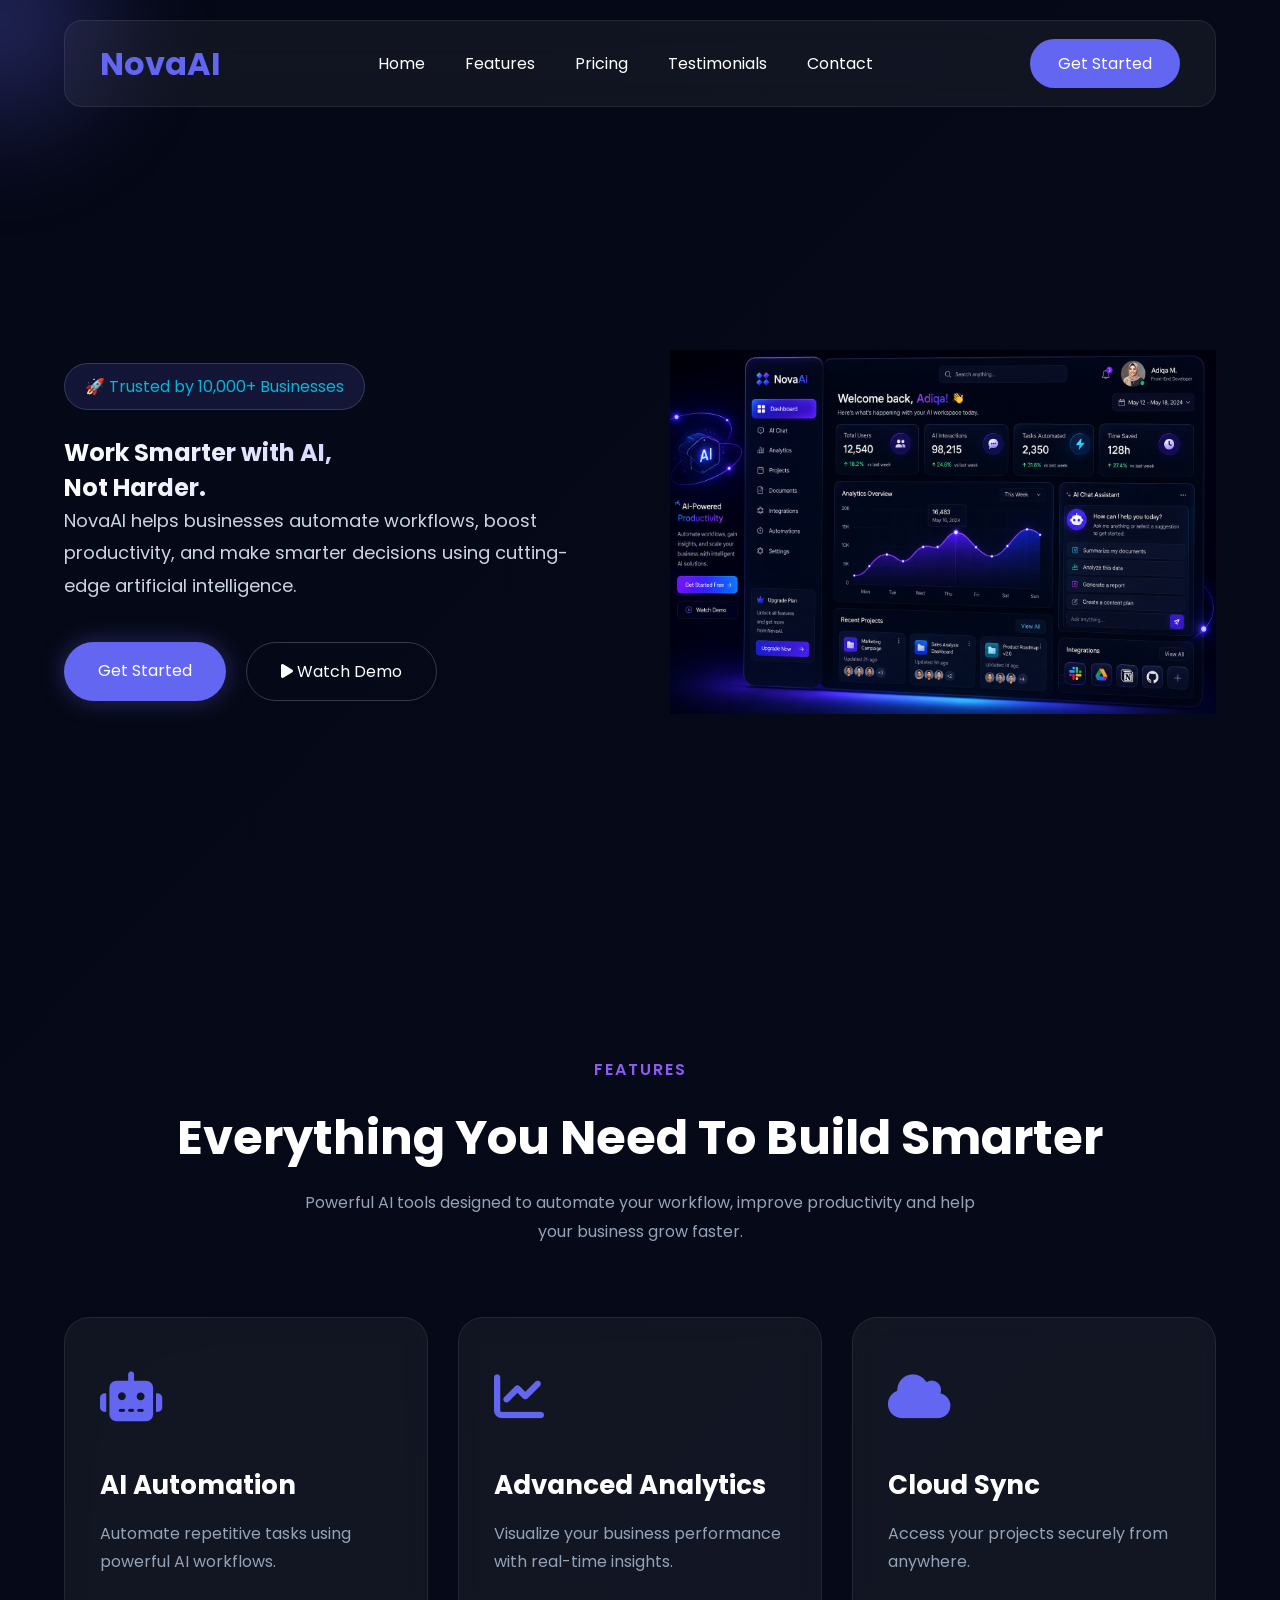
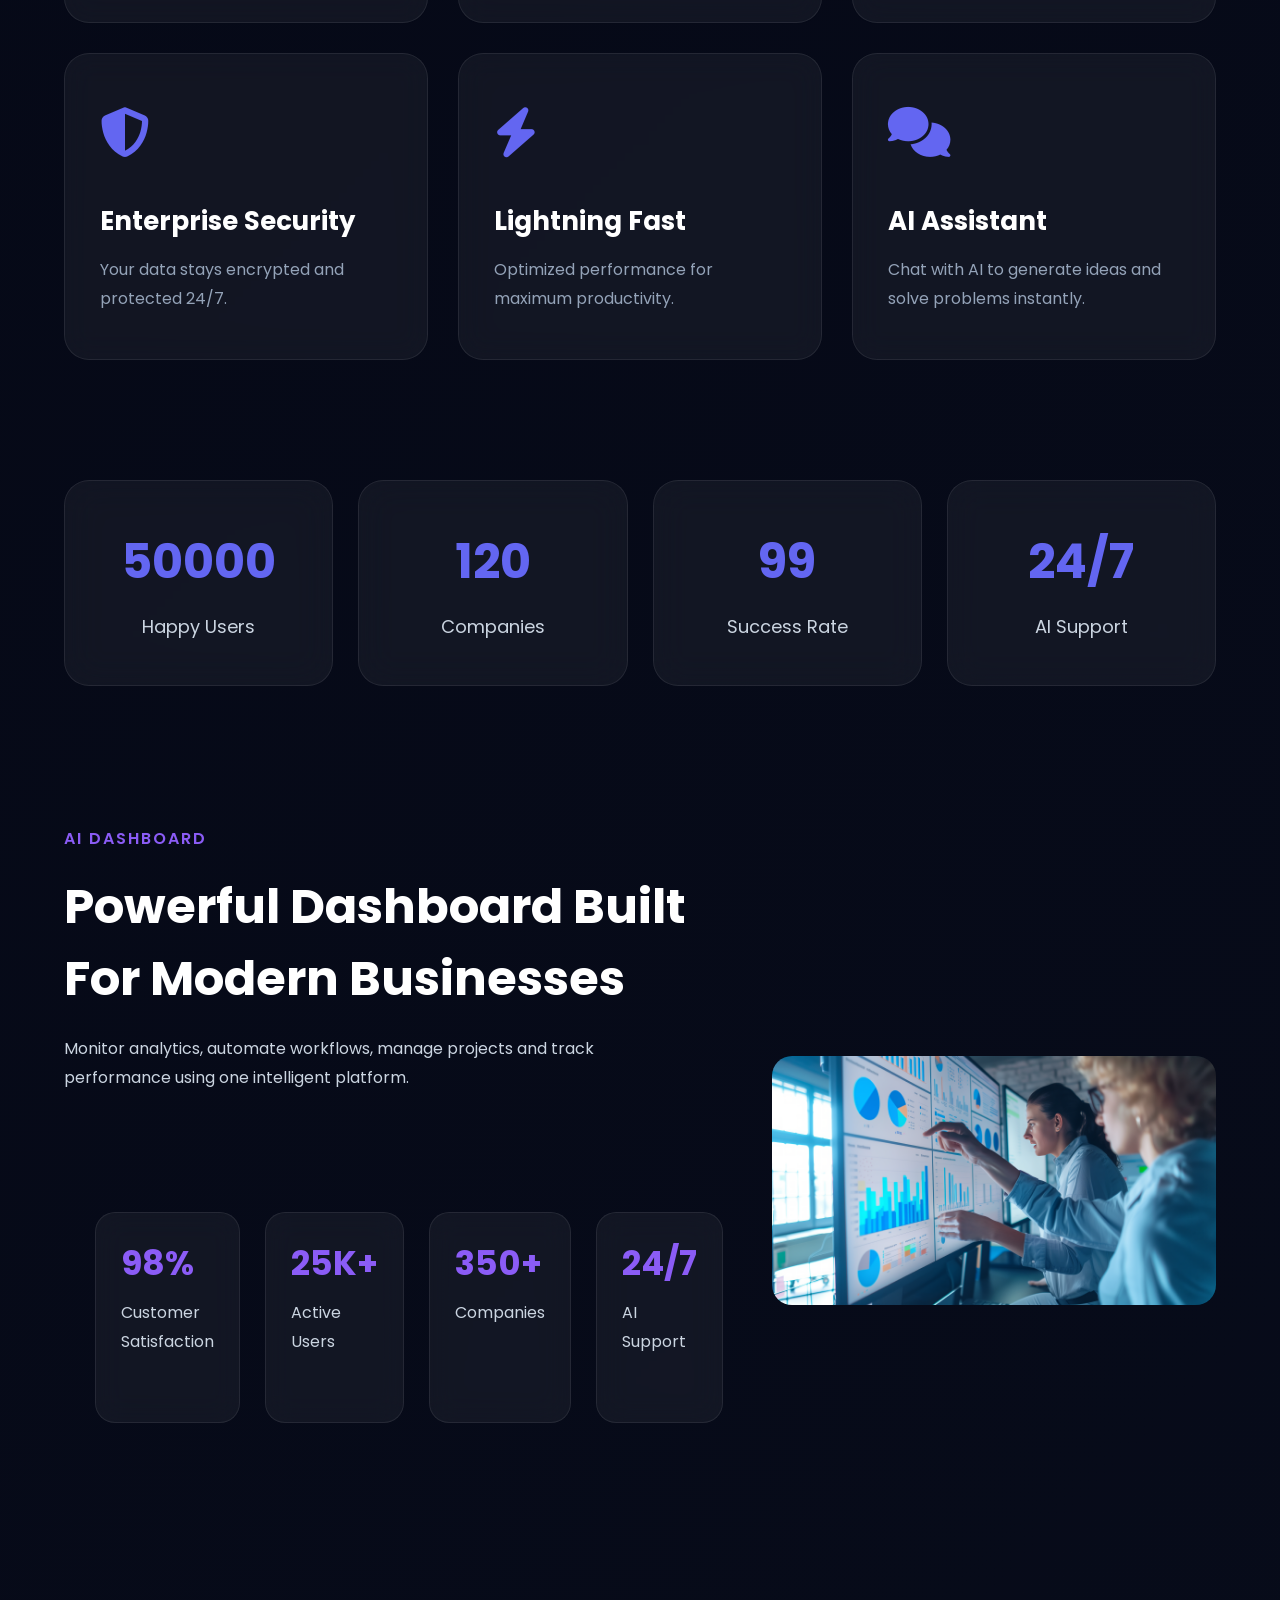
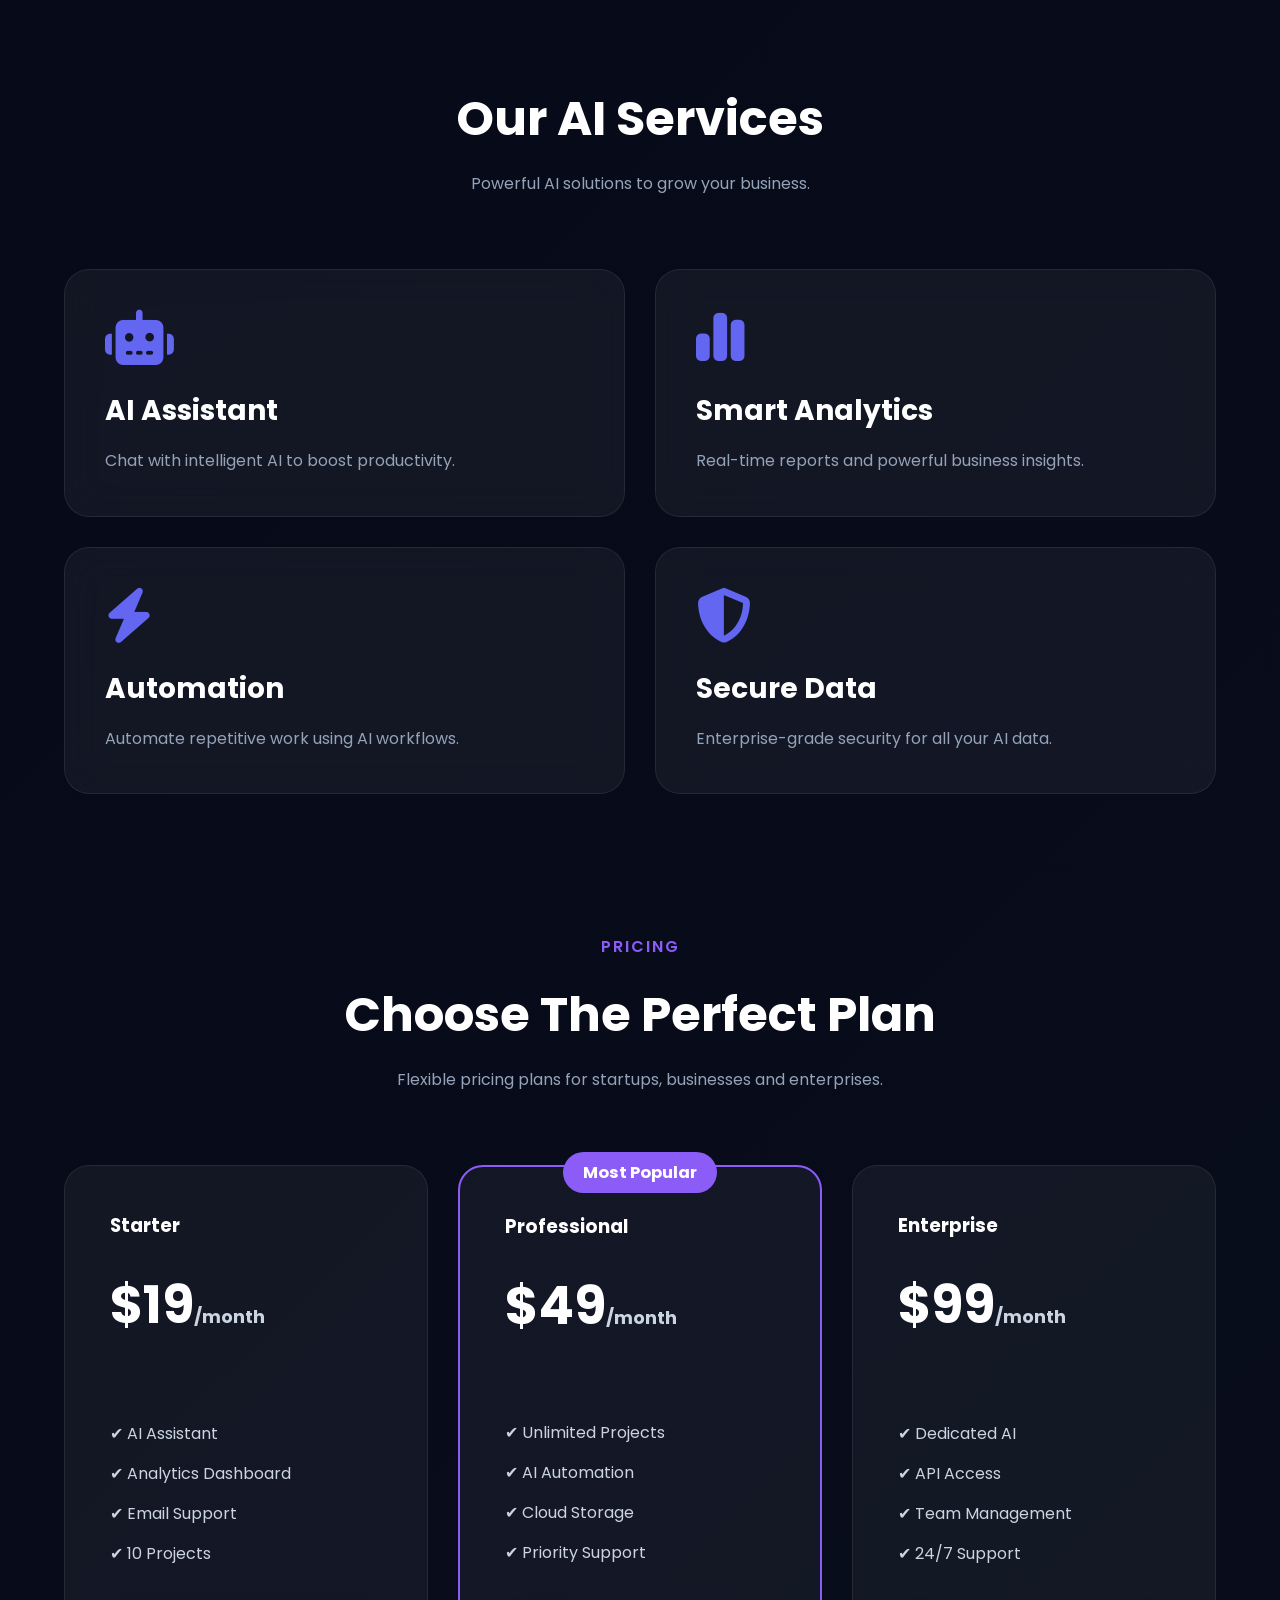
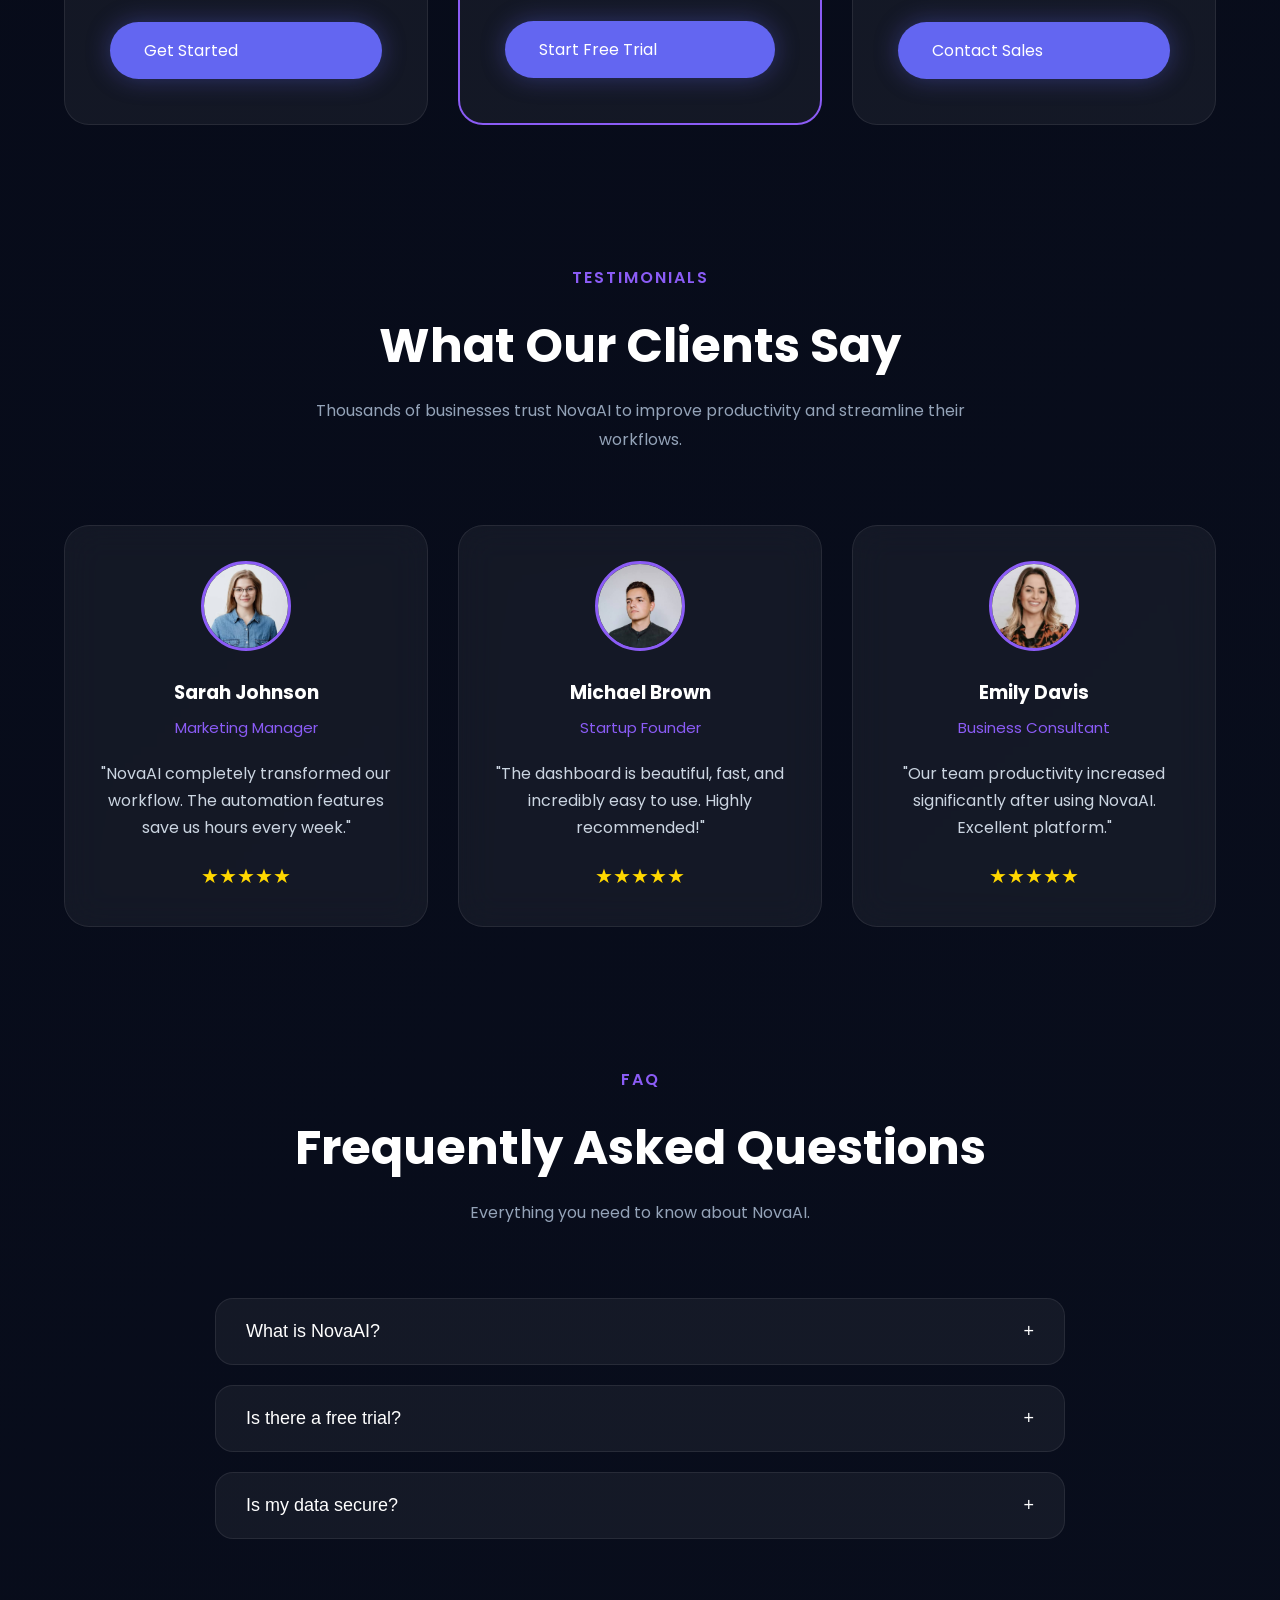
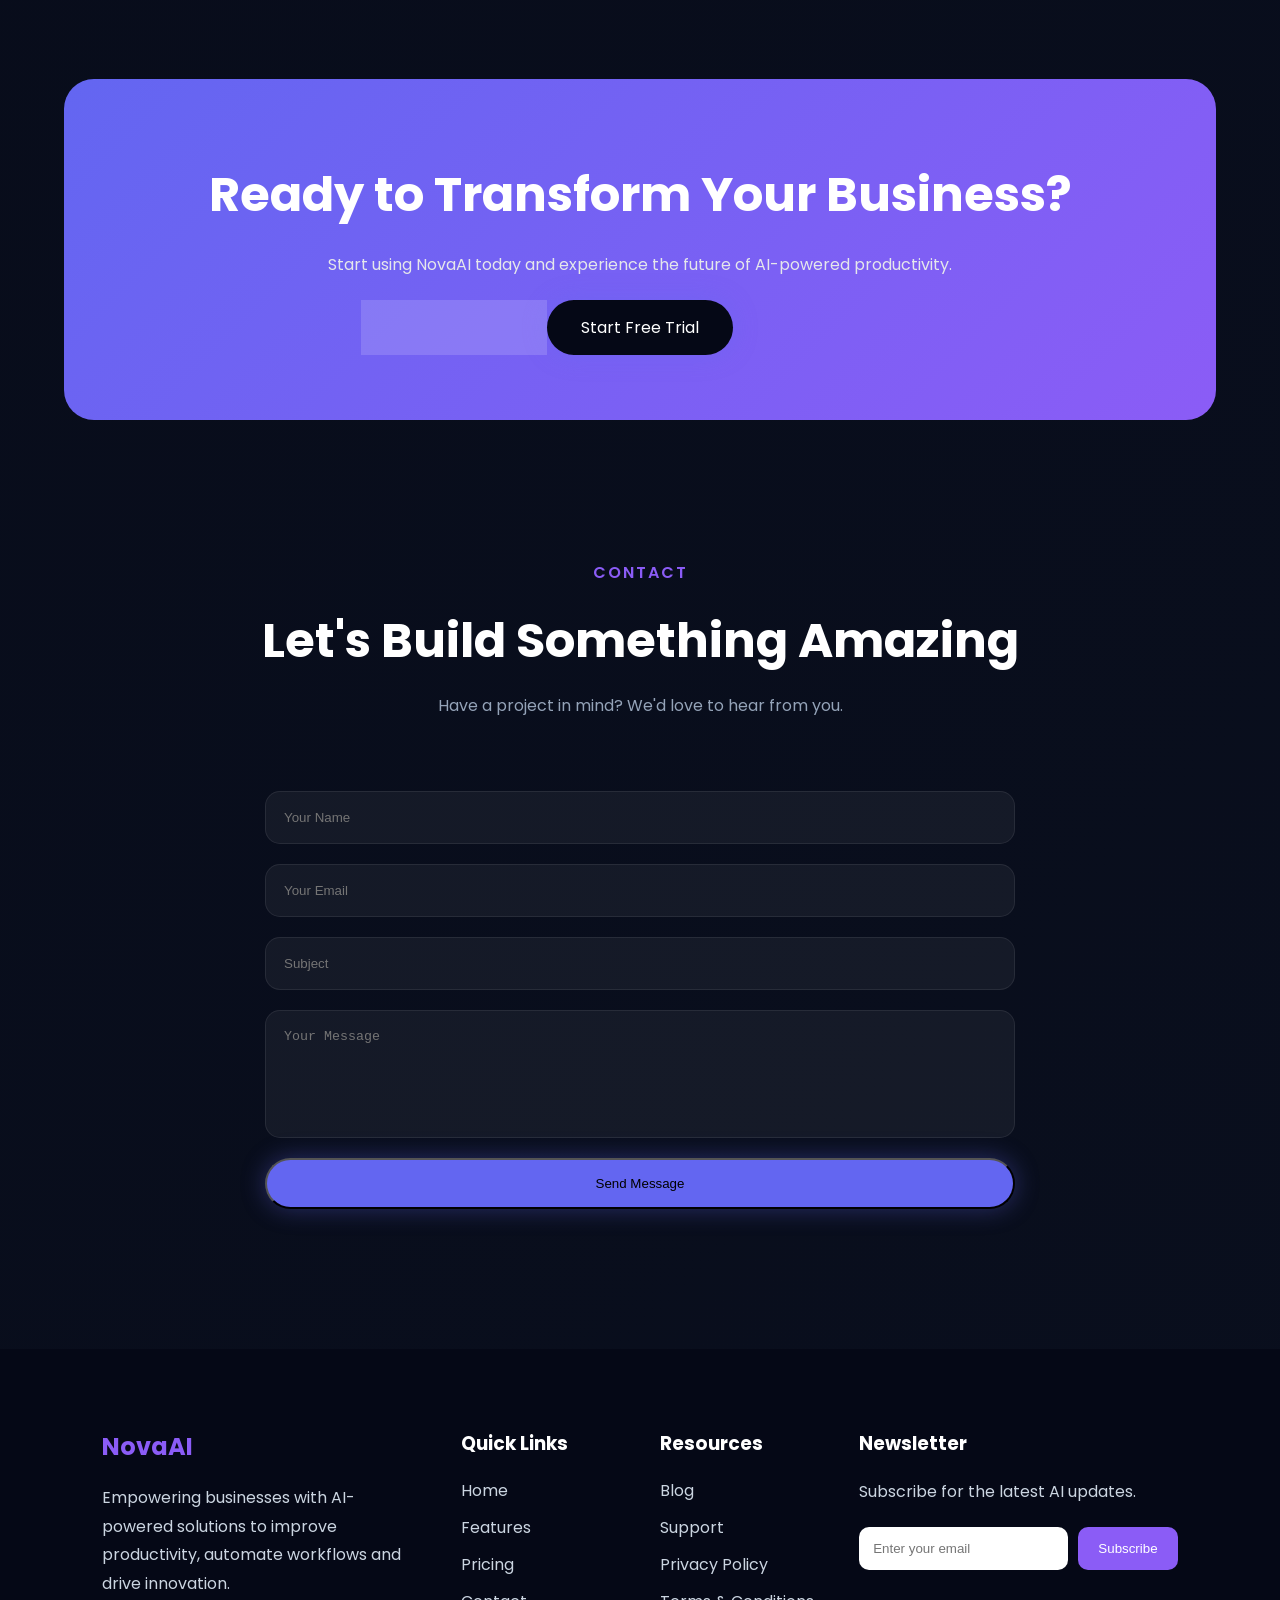
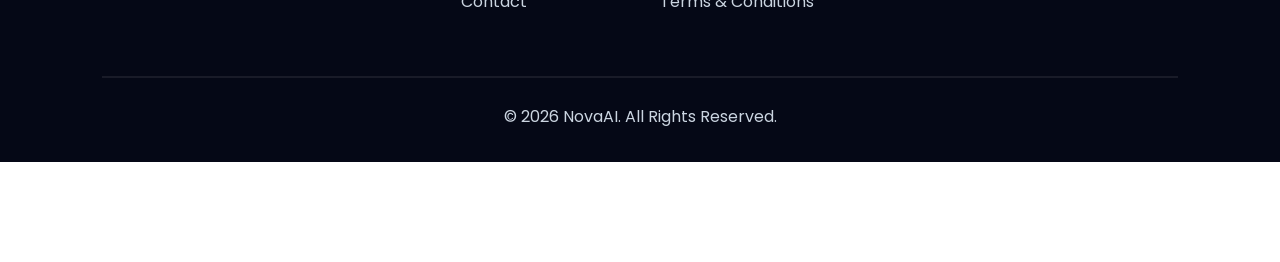
<file: index.html>
<!DOCTYPE html>
<html lang="en">
<head>
    <meta charset="UTF-8">
    <meta name="viewport" content="width=device-width, initial-scale=1.0">

    <title>NovaAI | AI SaaS Landing Page</title>
    <link
        rel="stylesheet"
        href="https://cdnjs.cloudflare.com/ajax/libs/font-awesome/6.7.2/css/all.min.css">
    <link rel="stylesheet" href="style.css">
    <link href="https://unpkg.com/aos@2.3.4/dist/aos.css" rel="stylesheet">
    <link rel="preconnect" href="https://fonts.googleapis.com">
    <link rel="preconnect" href="https://fonts.gstatic.com" crossorigin>

    <link href="https://fonts.googleapis.com/css2?family=Poppins:wght@300;400;500;600;700;800&display=swap" rel="stylesheet">

</head>
<body>
    <div id="loader">

    <div class="loader-content">

        <div class="loader-logo">NovaAI</div>

        <div class="loader-spinner"></div>

        <p>Loading...</p>

    </div>

</div>
    <div id="progress-bar"></div>
    <div class="glow"></div>

<header>
       <nav class="navbar">

    <div class="logo">
        <h2>NovaAI</h2>
    </div>

    <ul class="nav-links">

        <li><a href="#home">Home</a></li>

        <li><a href="#features">Features</a></li>

        <li><a href="#pricing">Pricing</a></li>

        <li><a href="#testimonials">Testimonials</a></li>

        <li><a href="#contact">Contact</a></li>

    </ul>

    <a href="login.html" class="btn">Get Started</a>

</nav>
</header>
<!--=========================
        HERO SECTION
==========================-->
<section class="hero" id="home" data-aos="fade-up">

    <div class="hero-content">

        <span class="badge">
            🚀 Trusted by 10,000+ Businesses
        </span>

        <h1>
            Work Smarter with AI,<br>
            Not Harder.
        </h1>

        <p>
            NovaAI helps businesses automate workflows, boost productivity,
            and make smarter decisions using cutting-edge artificial intelligence.
        </p>

        <div class="hero-buttons">

            <a href="login.html" class="primary-btn">
                Get Started
            </a>

            <a href="#" class="secondary-btn" id="openVideo">
             <i class="fa-solid fa-play"></i>
             Watch Demo
            </a>

        </div>

    </div>

    <div class="hero-image">

        <img src="assets/images/hero.png" alt="AI Dashboard">

    </div>
    

</section>
<!-- Video Popup -->

<div class="video-popup" id="videoPopup">

    <div class="video-box">

        <span class="close-video">&times;</span>

        <video id="demoVideo" controls>

            <source src="assets/videos/demo.mp4" type="video/mp4">

        </video>

    </div>

</div>


<!--=========================
        FEATURES
==========================-->
<section class="features" id="features">

    <div class="section-title">

        <span>FEATURES</span>

        <h2>Everything You Need To Build Smarter</h2>

        <p>
            Powerful AI tools designed to automate your workflow,
            improve productivity and help your business grow faster.
        </p>

    </div>

    <div class="feature-grid">

        <div class="feature-card">

            <div class="feature-icon">
              <i class="fa-solid fa-robot"></i>  
            </div>

            <h3>AI Automation</h3>

            <p>
                Automate repetitive tasks using powerful AI workflows.
            </p>

        </div>

        <div class="feature-card">

            <div class="feature-icon">
              <i class="fa-solid fa-chart-line"></i>  
            </div>

            <h3>Advanced Analytics</h3>

            <p>
                Visualize your business performance with real-time insights.
            </p>

        </div>

        <div class="feature-card">

            <div class="feature-icon">
                <i class="fa-solid fa-cloud"></i>
            </div>

            <h3>Cloud Sync</h3>

            <p>
                Access your projects securely from anywhere.
            </p>

        </div>

        <div class="feature-card">

            <div class="feature-icon">
               <i class="fa-solid fa-shield-halved"></i> 
            </div>

            <h3>Enterprise Security</h3>

            <p>
                Your data stays encrypted and protected 24/7.
            </p>

        </div>

        <div class="feature-card">

            <div class="feature-icon">
                <i class="fa-solid fa-bolt"></i>
            </div>

            <h3>Lightning Fast</h3>

            <p>
                Optimized performance for maximum productivity.
            </p>

        </div>

        <div class="feature-card">

            <div class="feature-icon">
                <i class="fa-solid fa-comments"></i>
            </div>

            <h3>AI Assistant</h3>

            <p>
                Chat with AI to generate ideas and solve problems instantly.
            </p>

        </div>

    </div>

</section>
<!--=========================
      DASHBOARD SHOWCASE
==========================-->
<section class="stats">

    <div class="stat-card">

        <h2 class="counter" data-target="50000">50000</h2>
        <p>Happy Users</p>

    </div>

    <div class="stat-card">

        <h2 class="counter" data-target="120">120</h2>
        <p>Companies</p>

    </div>

    <div class="stat-card">

        <h2 class="counter" data-target="99">99%</h2>
        <p>Success Rate</p>

    </div>

    <div class="stat-card">

        <h2>24/7</h2>
        <p>AI Support</p>

    </div>

</section>

<section class="dashboard" data-aos="fade-right">

    <div class="dashboard-content">

        <span>AI DASHBOARD</span>

        <h2>Powerful Dashboard Built For Modern Businesses</h2>

        <p>
            Monitor analytics, automate workflows, manage projects and
            track performance using one intelligent platform.
        </p>

        <div class="stats">

            <div class="stat">
                <h3>98%</h3>
                <p>Customer Satisfaction</p>
            </div>

            <div class="stat">
                <h3>25K+</h3>
                <p>Active Users</p>
            </div>

            <div class="stat">
                <h3>350+</h3>
                <p>Companies</p>
            </div>

            <div class="stat">
                <h3>24/7</h3>
                <p>AI Support</p>
            </div>

        </div>

    </div>

    <div class="dashboard-image">

        <img src="assets/images/dashboard.png" alt="AI Dashboard">

    </div>

</section>
<section class="services" id="services">

    <div class="section-title">

        <h2>Our AI Services</h2>

        <p>Powerful AI solutions to grow your business.</p>

    </div>

    <div class="services-container">

        <div class="service-card" data-aos="fade-up">

            <i class="fa-solid fa-robot"></i>

            <h3>AI Assistant</h3>

            <p>Chat with intelligent AI to boost productivity.</p>

        </div>

        <div class="service-card" data-aos="fade-up" data-aos-delay="150">

            <i class="fa-solid fa-chart-simple"></i>

            <h3>Smart Analytics</h3>

            <p>Real-time reports and powerful business insights.</p>

        </div>

        <div class="service-card" data-aos="fade-up" data-aos-delay="300">

            <i class="fa-solid fa-bolt"></i>

            <h3>Automation</h3>

            <p>Automate repetitive work using AI workflows.</p>

        </div>

        <div class="service-card" data-aos="fade-up" data-aos-delay="450">

            <i class="fa-solid fa-shield-halved"></i>

            <h3>Secure Data</h3>

            <p>Enterprise-grade security for all your AI data.</p>

        </div>

    </div>

</section>
<!--=========================
        PRICING
==========================-->

<section class="pricing" id="pricing" data-aos="zoom-in">

    <div class="section-title">

        <span>PRICING</span>

        <h2>Choose The Perfect Plan</h2>

        <p>
            Flexible pricing plans for startups, businesses and enterprises.
        </p>

    </div>

    <div class="pricing-grid">

        <!-- Basic -->

        <div class="price-card">

            <h3>Starter</h3>

            <h2>$19<span>/month</span></h2>

            <ul>

                <li>✔ AI Assistant</li>
                <li>✔ Analytics Dashboard</li>
                <li>✔ Email Support</li>
                <li>✔ 10 Projects</li>

            </ul>

            <a href="login.html" class="primary-btn">Get Started</a>

        </div>

        <!-- Popular -->

<div class="price-card popular">
            <div class="badge-price">
                <h3>Most Popular</h3>
                </div>

            <h3>Professional</h3>

            <h2>$49<span>/month</span></h2>

            <ul>

                <li>✔ Unlimited Projects</li>
                <li>✔ AI Automation</li>
                <li>✔ Cloud Storage</li>
                <li>✔ Priority Support</li>

            </ul>

            <a href="login.html" class="primary-btn">Start Free Trial</a>

        </div>

        <!-- Enterprise -->

        <div class="price-card">

            <h3>Enterprise</h3>

            <h2>$99<span>/month</span></h2>

            <ul>

                <li>✔ Dedicated AI</li>
                <li>✔ API Access</li>
                <li>✔ Team Management</li>
                <li>✔ 24/7 Support</li>

            </ul>

            <a href="login.html" class="primary-btn">Contact Sales</a>

        </div>

    </div>

</section>
<!--=========================
      TESTIMONIALS
==========================-->

<section class="testimonials" id="testimonials" data-aos="fade-up">

    <div class="section-title">

        <span>TESTIMONIALS</span>

        <h2>What Our Clients Say</h2>

        <p>
            Thousands of businesses trust NovaAI to improve productivity
            and streamline their workflows.
        </p>

    </div>

    <div class="testimonial-grid">

        <div class="testimonial-card">

            <img src="assets/images/user1.jpg" alt="Client">

            <h3>Sarah Johnson</h3>

            <span>Marketing Manager</span>

            <p>
                "NovaAI completely transformed our workflow. The automation
                features save us hours every week."
            </p>

            <div class="stars">★★★★★</div>

        </div>

        <div class="testimonial-card">

            <img src="assets/images/user2.jpg" alt="Client">

            <h3>Michael Brown</h3>

            <span>Startup Founder</span>

            <p>
                "The dashboard is beautiful, fast, and incredibly easy to use.
                Highly recommended!"
            </p>

            <div class="stars">★★★★★</div>

        </div>

        <div class="testimonial-card">

            <img src="assets/images/user3.jpg" alt="Client">

            <h3>Emily Davis</h3>

            <span>Business Consultant</span>

            <p>
                "Our team productivity increased significantly after using
                NovaAI. Excellent platform."
            </p>

            <div class="stars">★★★★★</div>

        </div>

    </div>

</section>
<!--=========================
            FAQ
==========================-->

<section class="faq" id="faq" data-aos="fade-left">

    <div class="section-title">

        <span>FAQ</span>

        <h2>Frequently Asked Questions</h2>

        <p>
            Everything you need to know about NovaAI.
        </p>

    </div>

    <div class="faq-container">

        <div class="faq-item">

            <button class="faq-question">

                What is NovaAI?

                <span>+</span>

            </button>

            <div class="faq-answer">

                <p>
                    NovaAI is an AI-powered productivity platform that helps businesses automate workflows and improve efficiency.
                </p>

            </div>

        </div>

        <div class="faq-item">

            <button class="faq-question">

                Is there a free trial?

                <span>+</span>

            </button>

            <div class="faq-answer">

                <p>
                    Yes, you can try NovaAI free for 14 days without any credit card.
                </p>

            </div>

        </div>

        <div class="faq-item">

            <button class="faq-question">

                Is my data secure?

                <span>+</span>

            </button>

            <div class="faq-answer">

                <p>
                    Absolutely. We use enterprise-grade encryption to keep your data safe.
                </p>

            </div>

        </div>

    </div>

</section>
<section class="cta" data-aos="zoom-in">

<h2>Ready to Transform Your Business?</h2>

<p>

Start using NovaAI today and experience the future of AI-powered productivity.

</p>

<a href="login.html" class="primary-btn" style="background: #050816;">

Start Free Trial

</a>

</section>
<!--=========================
        CONTACT
==========================-->

<section class="contact" id="contact">

    <div class="section-title">

        <span>CONTACT</span>

        <h2>Let's Build Something Amazing</h2>

        <p>
            Have a project in mind? We'd love to hear from you.
        </p>

    </div>

    <div class="contact-container">

        <form class="contact-form">

            <input type="text" placeholder="Your Name" required>

            <input type="email" placeholder="Your Email" required>

            <input type="text" placeholder="Subject">

            <textarea rows="6" placeholder="Your Message"></textarea>

            <button class="primary-btn" type="submit">
                Send Message
            </button>

        </form>

    </div>

</section>
<!--=========================
          FOOTER
==========================-->

<footer class="footer" data-aos="fade-up">

    <div class="footer-container">

        <div class="footer-about">

            <h2>NovaAI</h2>

            <p>
                Empowering businesses with AI-powered solutions to improve productivity,
                automate workflows and drive innovation.
            </p>

        </div>

        <div class="footer-links">

            <h3>Quick Links</h3>

            <ul>

                <li><a href="#">Home</a></li>
                <li><a href="#">Features</a></li>
                <li><a href="#">Pricing</a></li>
                <li><a href="#">Contact</a></li>

            </ul>

        </div>

        <div class="footer-links">

            <h3>Resources</h3>

            <ul>

                <li><a href="#">Blog</a></li>
                <li><a href="#">Support</a></li>
                <li><a href="#">Privacy Policy</a></li>
                <li><a href="#">Terms & Conditions</a></li>

            </ul>

        </div>

        <div class="footer-newsletter">

            <h3>Newsletter</h3>

            <p>Subscribe for the latest AI updates.</p>

            <form>

                <input type="email" placeholder="Enter your email">

                <button type="submit">Subscribe</button>

            </form>

        </div>

    </div>

    <hr>

    <div class="footer-bottom">

        <p>© 2026 NovaAI. All Rights Reserved.</p>

    </div>

</footer>
<script src="https://unpkg.com/aos@2.3.4/dist/aos.js"></script>
<script src="script.js"></script>

</body>
</html>
</file>
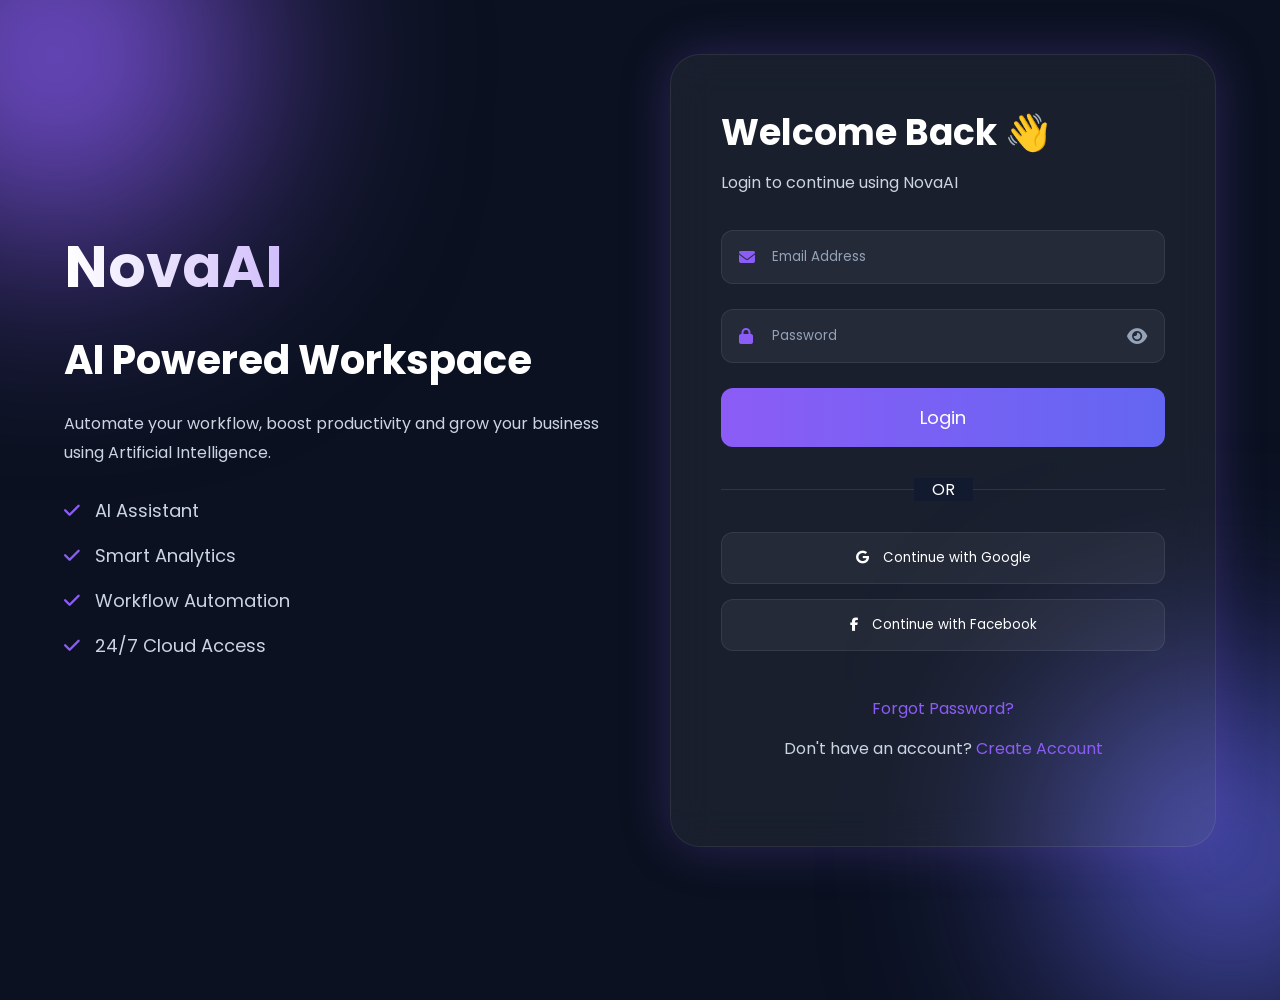
<file: login.html>
<!DOCTYPE html>
<html lang="en">

<head>

    <meta charset="UTF-8">
    <meta name="viewport" content="width=device-width, initial-scale=1.0">

    <title>NovaAI | Login</title>

    <!-- CSS -->
    <link rel="stylesheet" href="login.css">

    <!-- Font Awesome -->
    <link rel="stylesheet"
        href="https://cdnjs.cloudflare.com/ajax/libs/font-awesome/6.6.0/css/all.min.css">

</head>

<body>

    <!-- Background Glow -->

    <div class="bg-circle circle1"></div>
    <div class="bg-circle circle2"></div>

    <section class="login-section">

        <!-- Left Side -->

        <div class="login-left">

            <h1>NovaAI</h1>

            <h2>
                AI Powered Workspace
            </h2>

            <p>
                Automate your workflow, boost productivity and grow your business using Artificial Intelligence.
            </p>

            <ul>

                <li><i class="fa-solid fa-check"></i> AI Assistant</li>

                <li><i class="fa-solid fa-check"></i> Smart Analytics</li>

                <li><i class="fa-solid fa-check"></i> Workflow Automation</li>

                <li><i class="fa-solid fa-check"></i> 24/7 Cloud Access</li>

            </ul>

        </div>

        <!-- Right Side -->

        <div class="login-card">

            <h2>Welcome Back 👋</h2>

            <p>Login to continue using NovaAI</p>

            <form>

                <div class="input-box">

                    <i class="fa-solid fa-envelope"></i>

                    <input type="email"
                        placeholder="Email Address"
                        required>

                </div>

                <div class="input-box">

                 <i class="fa-solid fa-lock"></i>

                 <input id="password" type="password" placeholder="Password" required>

                  <span id="togglePassword">
                   <i class="fa-solid fa-eye"></i>
                  </span>

                </div>

                <button class="login-btn">

                    Login

                </button>

            </form>

            <div class="divider">

                <span>OR</span>

            </div>

            <button class="google-btn">

                <i class="fa-brands fa-google"></i>

                Continue with Google

            </button>

            <button class="facebook-btn">

                <i class="fa-brands fa-facebook-f"></i>

                Continue with Facebook

            </button>

            <div class="bottom-links">

                <a href="#">Forgot Password?</a>

                <p>

                    Don't have an account?

                    <a href="#">Create Account</a>

                </p>

            </div>

        </div>

    </section>

    <script src="login.js"></script>

</body>

</html>
</file>
<file: style.css>
/*=========================
      GOOGLE FONT RESET
=========================*/
html{
    scroll-behavior:smooth;
}
*{
    margin:0;
    padding:0;
    box-sizing:border-box;
}

body{

    font-family:'Poppins',sans-serif;

    background:#050816;

    color:white;

    overflow-x:hidden;

    background:linear-gradient(
    135deg,
    #050816,
    #0B1120,
    #111827,
    #050816);

    background-size:400% 400%;

    animation:gradientMove 12s ease infinite;

}

a{
    text-decoration:none;
    color:white;
}

ul{
    list-style:none;
}

/*=========================
        NAVBAR
=========================*/
.navbar{

    width:90%;

    margin:20px auto;

    display:flex;

    justify-content:space-between;

    align-items:center;

    padding:18px 35px;

    position:sticky;

    top:15px;

    z-index:1000;

    backdrop-filter:blur(18px);

    background:rgba(255,255,255,.05);

    border:1px solid rgba(255,255,255,.08);

    border-radius:18px;

}

.logo h2{

    font-size:32px;
    font-weight:700;

    color:#6366F1;
}

.nav-links{

    display:flex;
    gap:40px;
}

.nav-links a{

    transition:.3s;
}

.nav-links a:hover{

    color:#06B6D4;
}

.btn{

    background:#6366F1;

    padding:12px 28px;

    border-radius:50px;

    transition:.3s;
}

.btn:hover{

    background:#06B6D4;
}
/*=========================
        HERO SECTION
=========================*/

.hero{

    width:90%;
    margin:auto;
    min-height:90vh;

    display:flex;
    justify-content:space-between;
    align-items:center;

    gap:60px;
}

.hero-content{

    flex:1;
    animation:slideLeft 1.2s ease;
}

.badge{

    display:inline-block;

    padding:10px 20px;

    background:rgba(99,102,241,.15);

    border:1px solid rgba(255,255,255,.15);

    border-radius:30px;

    margin-bottom:25px;

    color:#06B6D4;
    animation:pulse 2s infinite;
}

.hero h1{

    background:linear-gradient(
    90deg,
    #ffffff,
    #d6d9ff,
    #8B5CF6);

    -webkit-background-clip:text;

    -webkit-text-fill-color:transparent;

}

.hero p{

    color:#cbd5e1;

    font-size:18px;

    line-height:1.8;

    margin-bottom:40px;
}

.hero-buttons{

    display:flex;

    gap:20px;
}

.primary-btn{

    background:#6366F1;

    padding:16px 34px;

    border-radius:50px;

    transition:.4s;

    box-shadow:0 0 25px rgba(99,102,241,.35);
    position:relative;

overflow:hidden;
}
.primary-btn::before{

    content:"";

    position:absolute;

    top:0;

    left:-100%;

    width:100%;

    height:100%;

    background:rgba(255,255,255,.15);

    transition:.5s;

}
.primary-btn:hover::before{

    left:100%;

}
.primary-btn:hover{

    transform:translateY(-8px);

    box-shadow:0 15px 40px rgba(99,102,241,.55);

}
.secondary-btn{

    border:1px solid rgba(255,255,255,.2);

    padding:16px 34px;

    border-radius:50px;

    transition:.4s;
}

.secondary-btn:hover{

    background:white;

    color:#111827;
}

.hero-image{

    flex:1;

    display:flex;

    justify-content:center;

    animation:fadeRight 1.5s ease;

}

.hero-image img{

    width:100%;

    max-width:650px;

    animation:float 5s ease-in-out infinite;
      transition:.5s;

}
.hero-image img:hover{

    transform:
    translateY(-10px)
    scale(1.03);

    filter:drop-shadow(0 0 40px rgba(99,102,241,.6));

}

/*=========================
        GLOW EFFECT
=========================*/
.glow{

    position:fixed;

    width:350px;

    height:350px;

    border-radius:50%;

    background:radial-gradient(circle,
    rgba(99,102,241,.35) 0%,
    rgba(99,102,241,.12) 40%,
    transparent 70%);

    pointer-events:none;

    transform:translate(-50%,-50%);

    z-index:-1;

    transition:
    left .08s linear,
    top .08s linear;

    filter:blur(35px);

}

/*=========================
        ANIMATIONS
=========================*/

@keyframes gradientMove{

    0%{background-position:0% 50%;}

    50%{background-position:100% 50%;}

    100%{background-position:0% 50%;}

}

@keyframes float{

    0%{transform:translateY(0);}

    50%{transform:translateY(-20px);}

    100%{transform:translateY(0);}

}

@keyframes slideLeft{

    from{

        opacity:0;

        transform:translateX(-80px);

    }

    to{

        opacity:1;

        transform:translateX(0);

    }

}

@keyframes fadeRight{

    from{

        opacity:0;

        transform:translateX(80px);

    }

    to{

        opacity:1;

        transform:translateX(0);

    }

}

@keyframes pulse{

    0%{transform:scale(1);}

    50%{transform:scale(1.05);}

    100%{transform:scale(1);}

}

@keyframes moveGlow{

    0%{

        transform:translate(0,0);

    }

    50%{

        transform:translate(500px,250px);

    }

    100%{

        transform:translate(0,0);

    }

}
/*=========================
        FEATURES
=========================*/

.features{

    width:90%;
    margin:120px auto;

}

.section-title{

    text-align:center;
    margin-bottom:70px;

}

.section-title span{

    color:#8B5CF6;
    letter-spacing:2px;
    font-weight:600;

}

.section-title h2{

    font-size:48px;
    margin:20px 0;

}

.section-title p{

    max-width:700px;
    margin:auto;
    color:#CBD5E1;
    line-height:1.8;

}

.feature-grid{

    display:grid;

    grid-template-columns:repeat(3,1fr);

    gap:30px;

}

.feature-card{

    background:rgba(255,255,255,.05);

    border:1px solid rgba(255,255,255,.08);

    backdrop-filter:blur(18px);

    border-radius:25px;

    padding:40px;

    transition:.4s;

}

.feature-card:hover{

    transform:
    translateY(-12px)
    scale(1.03);

    border-color:#6366F1;

    box-shadow:

    0 0 30px rgba(99,102,241,.35);

}

.feature-icon{

    font-size:48px;

    color:#8B5CF6;

    margin-bottom:20px;

    transition:.4s;

}
.feature-card:hover .feature-icon{

    color:#06B6D4;

    transform:scale(1.2) rotate(10deg);

}
.feature-card h3{

    margin-bottom:15px;

    font-size:24px;

}

.feature-card p{

    color:#CBD5E1;

    line-height:1.7;

}
@media(max-width:992px){

.feature-grid{

grid-template-columns:repeat(2,1fr);

}

}

@media(max-width:768px){

.hero{

flex-direction:column;

text-align:center;

}

.hero-buttons{

justify-content:center;

}

.feature-grid{

grid-template-columns:1fr;

}

.section-title h2{

font-size:36px;

}

.hero h1{

font-size:48px;

}
.dashboard{

    flex-direction:column;

    text-align:center;

}

.stats{

    grid-template-columns:1fr 1fr;

}
.pricing-grid{

    grid-template-columns:1fr;

}
.testimonial-grid{

    grid-template-columns:1fr;

}
.footer-container{

    grid-template-columns:1fr;

    text-align:center;

}

.footer-newsletter form{

    flex-direction:column;

}
.menu-toggle{

    display:block;

}

.nav-links{

    position:absolute;

    top:90px;

    left:0;

    width:100%;

    background:#111827;

    flex-direction:column;

    align-items:center;

    gap:30px;

    padding:40px 0;

    display:none;

}

.nav-links.active{

    display:flex;

}

.btn{

    display:none;

}
.feature-container{

    grid-template-columns:1fr;

}
.stats{

    grid-template-columns:1fr;

}
.services-container{

    grid-template-columns:1fr;

}
.pricing-container{

    grid-template-columns:1fr;

}

.featured{

    transform:none;

}
}
/*=========================
      DASHBOARD SECTION
=========================*/

.dashboard{

    width:90%;
    margin:140px auto;

    display:flex;

    justify-content:space-between;

    align-items:center;

    gap:80px;

}

.dashboard-content{

    flex:1;

}

.dashboard-content span{

    color:#8B5CF6;

    font-weight:600;

    letter-spacing:2px;

}

.dashboard-content h2{

    font-size:48px;

    margin:20px 0;

}

.dashboard-content p{

    color:#CBD5E1;

    line-height:1.8;

    margin-bottom:40px;

}

.dashboard-image{

    flex:1;

}

.dashboard-image img{

    width:100%;

    border-radius:20px;

    transition:.5s;

}

.dashboard-image img:hover{

    transform:scale(1.03);

    box-shadow:0 0 40px rgba(99,102,241,.45);

}

.stats{

    display:grid;

    grid-template-columns:repeat(2,1fr);

    gap:25px;

}

.stat{

    padding:25px;

    border-radius:20px;

    background:rgba(255,255,255,.05);

    border:1px solid rgba(255,255,255,.08);

    backdrop-filter:blur(15px);

}

.stat h3{

    font-size:34px;

    color:#8B5CF6;

}

.stat p{

    margin-top:10px;

    color:#CBD5E1;

}
/*=========================
        PRICING
=========================*/

.pricing{

    width:90%;
    margin:140px auto;

}
.pricing-grid{

    display:grid;
    grid-template-columns:repeat(3,1fr);
    gap:30px;
    align-items:flex-end;

}

.price-card{

    position:relative;
    padding:45px;
    border-radius:25px;
    background:rgba(255,255,255,.05);
    border:1px solid rgba(255,255,255,.08);

    min-height:560px;   /* add this */

    display:flex;       /* add this */
    flex-direction:column;   /* add this */
    justify-content:space-between;   /* add this */
   
}
.price-card:hover{

    transform:translateY(-12px);

    box-shadow:0 0 40px rgba(99,102,241,.4);

}

.price-card h2{

    font-size:52px;

    margin:20px 0;

}

.price-card h2 span{

    font-size:18px;

    color:#CBD5E1;

}

.price-card ul{

    margin:35px 0;

}

.price-card ul li{

    margin:15px 0;

    color:#CBD5E1;

}

.popular{
    border:2px solid #8B5CF6;
    transform:none;
    
}

.popular:hover{

   transform:translateY(-12px);

}

.badge-price{

    position:absolute;

    top:-15px;

    left:50%;

    transform:translateX(-50%);

    background:#8B5CF6;

    padding:8px 20px;

    border-radius:30px;

    font-size:14px;

}
/*=========================
      TESTIMONIALS
=========================*/

.testimonials{

    width:90%;
    margin:140px auto;

}

.testimonial-grid{

    display:grid;

    grid-template-columns:repeat(3,1fr);

    gap:30px;

}

.testimonial-card{

    background:rgba(255,255,255,.05);

    border:1px solid rgba(255,255,255,.08);

    backdrop-filter:blur(18px);

    border-radius:25px;

    padding:35px;

    text-align:center;

    transition:.4s;

}

.testimonial-card:hover{

    transform:translateY(-12px);

    box-shadow:0 0 40px rgba(99,102,241,.35);

}

.testimonial-card img{

    width:90px;

    height:90px;

    border-radius:50%;

    object-fit:cover;

    margin-bottom:20px;

    border:3px solid #8B5CF6;

}

.testimonial-card h3{

    margin-bottom:8px;

}

.testimonial-card span{

    color:#8B5CF6;

    font-size:15px;

}

.testimonial-card p{

    margin:20px 0;

    line-height:1.7;

    color:#CBD5E1;

}

.stars{

    color:#FFD700;

    font-size:20px;

}
/*=========================
            FAQ
=========================*/

.faq{

    width:90%;

    margin:140px auto;

}

.faq-container{

    max-width:850px;

    margin:auto;

}

.faq-item{

    margin-bottom:20px;

    background:rgba(255,255,255,.05);

    border:1px solid rgba(255,255,255,.08);

    border-radius:18px;

    overflow:hidden;

}

.faq-question{

    width:100%;

    padding:22px 30px;

    background:none;

    border:none;

    color:white;

    font-size:18px;

    display:flex;

    justify-content:space-between;

    align-items:center;

    cursor:pointer;

}

.faq-answer{

    max-height:0;

    overflow:hidden;

    transition:.4s;

}

.faq-answer p{

    padding:0 30px 25px;

    color:#CBD5E1;

    line-height:1.8;

}
/*=========================
        CTA
=========================*/

.cta{

width:90%;

margin:140px auto;

padding:80px;

border-radius:30px;

text-align:center;

background:linear-gradient(135deg,#6366F1,#8B5CF6);

}

.cta h2{

font-size:48px;

margin-bottom:20px;

}

.cta p{

margin-bottom:35px;

line-height:1.8;

color:#E5E7EB;

}
/*=========================
        FOOTER
=========================*/

.footer{

    width:100%;

    margin-top:140px;

    padding:80px 8% 30px;

    background:#050816;

}

.footer-container{

    display:grid;

    grid-template-columns:2fr 1fr 1fr 2fr;

    gap:40px;

}

.footer h2{

    color:#8B5CF6;

    margin-bottom:20px;

}

.footer h3{

    margin-bottom:20px;

}

.footer p{

    color:#CBD5E1;

    line-height:1.8;

}

.footer ul{

    list-style:none;

}

.footer ul li{

    margin:12px 0;

}

.footer ul li a{

    color:#CBD5E1;

    transition:.3s;

}

.footer ul li a:hover{

    color:#8B5CF6;

}

.footer-newsletter form{

    margin-top:20px;

    display:flex;

    gap:10px;

}

.footer-newsletter input{

    flex:1;

    padding:14px;

    border:none;

    border-radius:10px;

    outline:none;

}

.footer-newsletter button{

    padding:14px 20px;

    border:none;

    background:#8B5CF6;

    color:white;

    border-radius:10px;

    cursor:pointer;

    transition:.3s;

}

.footer-newsletter button:hover{

    background:#6366F1;

}

.footer hr{

    margin:50px 0 25px;

    border:1px solid rgba(255,255,255,.08);

}

.footer-bottom{

    text-align:center;

}
/*=========================
    SCROLL PROGRESS BAR
=========================*/

#progress-bar{

    position:fixed;

    top:0;

    left:0;

    width:0%;

    height:4px;

    background:linear-gradient(
    90deg,
    #8B5CF6,
    #06B6D4);

    z-index:99999;

}
/*=========================
      MOBILE MENU
=========================*/

.menu-toggle{

    display:none;

    font-size:28px;

    cursor:pointer;

}
/*=========================
        LOADER
=========================*/

#loader{

    position:fixed;

    top:0;
    left:0;

    width:100%;
    height:100vh;

    background:#0B1120;

    display:none;

    justify-content:center;

    align-items:center;

    z-index:999999;

    transition:opacity .6s ease, visibility .6s ease;

}

.loader-content{

    text-align:center;

}

.loader-logo{

    font-size:42px;

    font-weight:700;

    color:#8B5CF6;

    margin-bottom:25px;

}

.loader-spinner{

    width:70px;

    height:70px;

    border:6px solid rgba(255,255,255,.1);

    border-top:6px solid #8B5CF6;

    border-radius:50%;

    margin:auto;

    animation:spin 1s linear infinite;

}

.loader-content p{

    margin-top:20px;

    color:#CBD5E1;

}

@keyframes spin{

    100%{

        transform:rotate(360deg);

    }

}
/*=========================
        CONTACT
=========================*/

.contact{

    width:90%;
    margin:140px auto;

}

.contact-container{

    max-width:750px;

    margin:auto;

}

.contact-form{

    display:flex;

    flex-direction:column;

    gap:20px;

}

.contact-form input,
.contact-form textarea{

    padding:18px;

    border:none;

    outline:none;

    border-radius:15px;

    background:rgba(255,255,255,.05);

    color:white;

    border:1px solid rgba(255,255,255,.08);

}

.contact-form textarea{

    resize:none;

}

.contact-form input:focus,
.contact-form textarea:focus{

    border-color:#8B5CF6;

    box-shadow:0 0 20px rgba(139,92,246,.25);

}
/*=========================
      FEATURES
=========================*/

.features{

    width:90%;
    margin:120px auto;

}

.section-title{

    text-align:center;
    margin-bottom:70px;

}

.section-title h2{

    font-size:48px;
    margin-bottom:15px;

}

.section-title p{

    color:#94A3B8;
}

.feature-container{

    display:grid;
    grid-template-columns:repeat(3,1fr);
    gap:30px;

}

.feature-card{

    background:rgba(255,255,255,.05);

    backdrop-filter:blur(15px);

    border:1px solid rgba(255,255,255,.08);

    padding:45px 35px;

    border-radius:25px;

    transition:.4s;
}

.feature-card:hover{

    transform:translateY(-12px);

    box-shadow:0 20px 50px rgba(99,102,241,.35);

}

.feature-card i{

    font-size:50px;

    color:#6366F1;

    margin-bottom:25px;

}

.feature-card h3{

    font-size:26px;

    margin-bottom:15px;

}

.feature-card p{

    color:#94A3B8;

    line-height:1.8;

}
/*=========================
        STATS
=========================*/

.stats{

    width:90%;
    margin:120px auto;

    display:grid;
    grid-template-columns:repeat(4,1fr);

    gap:25px;

}

.stat-card{

    background:rgba(255,255,255,.05);

    backdrop-filter:blur(18px);

    border:1px solid rgba(255,255,255,.08);

    padding:45px;

    border-radius:25px;

    text-align:center;

    transition:.4s;
}

.stat-card:hover{

    transform:translateY(-10px);

    box-shadow:0 15px 40px rgba(99,102,241,.35);

}

.stat-card h2{

    font-size:48px;

    color:#6366F1;

    margin-bottom:15px;

}

.stat-card p{

    color:#CBD5E1;

    font-size:18px;

}
/*=========================
        SERVICES
=========================*/

.services{

    width:90%;
    margin:120px auto;

}

.services-container{

    display:grid;

    grid-template-columns:repeat(2,1fr);

    gap:30px;

}

.service-card{

    background:rgba(255,255,255,.05);

    backdrop-filter:blur(20px);

    border:1px solid rgba(255,255,255,.08);

    border-radius:25px;

    padding:40px;

    transition:.4s;

    cursor:pointer;

}

.service-card:hover{

    transform:translateY(-12px);

    box-shadow:0 20px 45px rgba(99,102,241,.35);
    background:rgba(99,102,241,.10);

}

.service-card i{

    font-size:55px;

    color:#6366F1;

    margin-bottom:25px;
    transition:.4s;
}

.service-card h3{

    font-size:28px;

    margin-bottom:15px;

}

.service-card p{

    color:#94A3B8;

    line-height:1.8;

} 
/*=========================
      VIDEO POPUP
=========================*/

.video-popup{

    position:fixed;

    top:0;
    left:0;

    width:100%;
    height:100vh;

    background:rgba(0,0,0,.85);

    display:flex;

    justify-content:center;

    align-items:center;

    opacity:0;

    visibility:hidden;

    transition:.4s;

    z-index:99999;

}

.video-popup.show{

    opacity:1;

    visibility:visible;

}

.video-box{

    position:relative;

    width:80%;

    max-width:950px;

}

.video-box video{

    width:100%;

    border-radius:20px;

    box-shadow:0 0 50px rgba(139,92,246,.5);

}

.close-video{

    position:absolute;

    top:-45px;

    right:0;

    color:white;

    font-size:40px;

    cursor:pointer;

}
</file>
<file: login.css>
/*=========================
      GOOGLE FONT
=========================*/

@import url('https://fonts.googleapis.com/css2?family=Poppins:wght@300;400;500;600;700;800&display=swap');

/*=========================
      GLOBAL
=========================*/

*{
    margin:0;
    padding:0;
    box-sizing:border-box;
    font-family:'Poppins',sans-serif;
}

body{

    background:#0B1120;
    color:#fff;
    overflow:hidden;
    min-height:100vh;
    display:flex;
    justify-content:center;
    align-items:center;
    position:relative;

}

/*=========================
    BACKGROUND GLOW
=========================*/

.bg-circle{

    position:absolute;
    border-radius:50%;
    filter:blur(120px);
    z-index:-1;
    animation:float 8s ease-in-out infinite;

}

.circle1{

    width:350px;
    height:350px;
    background:#8B5CF6;
    top:-120px;
    left:-120px;

}

.circle2{

    width:300px;
    height:300px;
    background:#6366F1;
    bottom:-100px;
    right:-100px;
    animation-delay:2s;

}

@keyframes float{

    0%,100%{

        transform:translateY(0);

    }

    50%{

        transform:translateY(-30px);

    }

}

/*=========================
     MAIN SECTION
=========================*/

.login-section{

    width:90%;
    max-width:1200px;

    display:grid;
    grid-template-columns:1fr 1fr;
    gap:60px;
    align-items:center;

}

/*=========================
      LEFT SIDE
=========================*/

.login-left h1{

    font-size:58px;
    font-weight:700;

    background:linear-gradient(90deg,#fff,#8B5CF6);

    -webkit-background-clip:text;
    -webkit-text-fill-color:transparent;

}

.login-left h2{

    margin:20px 0;
    font-size:40px;

}

.login-left p{

    color:#CBD5E1;
    line-height:1.8;
    margin-bottom:30px;

}

.login-left ul{

    list-style:none;

}

.login-left ul li{

    margin:18px 0;
    font-size:18px;
    color:#CBD5E1;

}

.login-left i{

    color:#8B5CF6;
    margin-right:10px;

}

/*=========================
      LOGIN CARD
=========================*/

.login-card{

    background:rgba(255,255,255,.06);

    backdrop-filter:blur(20px);

    border:1px solid rgba(255,255,255,.08);

    border-radius:30px;

    padding:50px;

    box-shadow:0 0 50px rgba(139,92,246,.25);

    animation:card 1s ease;

}

@keyframes card{

    from{

        transform:translateY(40px);
        opacity:0;

    }

    to{

        transform:translateY(0);
        opacity:1;

    }

}

.login-card h2{

    font-size:36px;
    margin-bottom:10px;

}

.login-card p{

    color:#CBD5E1;
    margin-bottom:35px;

}

/*=========================
      INPUT
=========================*/

.input-box{

    position:relative;
    margin-bottom:25px;

}

.input-box > i{

    position:absolute;

    top:50%;
    left:18px;

    transform:translateY(-50%);

    color:#8B5CF6;

}

.input-box input{

    width:100%;
    padding:16px 55px 16px 50px;

    background:rgba(255,255,255,.05);

    border:1px solid rgba(255,255,255,.08);

    border-radius:12px;

    color:#fff;

    outline:none;

    transition:.4s;

}

.input-box input::placeholder{

    color:#94A3B8;

}

.input-box input:focus{

    border-color:#8B5CF6;

    box-shadow:0 0 20px rgba(139,92,246,.35);

}

/*=========================
      LOGIN BUTTON
=========================*/

.login-btn{

    width:100%;

    padding:16px;

    border:none;

    border-radius:12px;

    background:linear-gradient(90deg,#8B5CF6,#6366F1);

    color:#fff;

    font-size:18px;

    cursor:pointer;

    transition:.4s;

}

.login-btn:hover{

    transform:translateY(-4px);

    box-shadow:0 0 30px rgba(139,92,246,.5);

}

/*=========================
      DIVIDER
=========================*/

.divider{

    text-align:center;
    margin:30px 0;
    position:relative;

}

.divider::before{

    content:"";
    position:absolute;
    width:100%;
    height:1px;
    background:rgba(255,255,255,.1);
    left:0;
    top:50%;

}

.divider span{

    background:#121A2F;
    padding:0 18px;
    position:relative;

}

/*=========================
   SOCIAL BUTTONS
=========================*/

.google-btn,
.facebook-btn{

    width:100%;

    padding:15px;

    border-radius:12px;

    border:1px solid rgba(255,255,255,.08);

    background:rgba(255,255,255,.05);

    color:#fff;

    cursor:pointer;

    margin-bottom:15px;

    transition:.4s;

}

.google-btn:hover,
.facebook-btn:hover{

    background:#8B5CF6;

    transform:translateY(-3px);

}

.google-btn i,
.facebook-btn i{

    margin-right:10px;

}

/*=========================
    BOTTOM LINKS
=========================*/

.bottom-links{

    margin-top:30px;
    text-align:center;

}

.bottom-links a{

    color:#8B5CF6;
    text-decoration:none;

}

.bottom-links p{

    margin-top:15px;

}

/*=========================
     RESPONSIVE
=========================*/

@media(max-width:991px){

.login-section{

    grid-template-columns:1fr;

}

.login-left{

    display:none;

}

.login-card{

    padding:35px;

}

}

@media(max-width:576px){

.login-card{

    padding:25px;

}

.login-card h2{

    font-size:28px;

}

}
/*=========================
        TOAST
=========================*/

.toast{

    position:fixed;

    top:30px;

    right:-400px;

    padding:16px 30px;

    border-radius:12px;

    color:#fff;

    font-weight:600;

    transition:.5s;

    z-index:9999;

    backdrop-filter:blur(15px);

}

.toast.success{

    background:#22C55E;

}

.toast.error{

    background:#EF4444;

}

.toast.show{

    right:30px;

}
#togglePassword{

    position:absolute;

    top:50%;
    right:18px;

    transform:translateY(-50%);

    cursor:pointer;

    color:#94A3B8;

    font-size:18px;

    z-index:10;

}

#togglePassword:hover{

    color:#8B5CF6;

}
</file>
